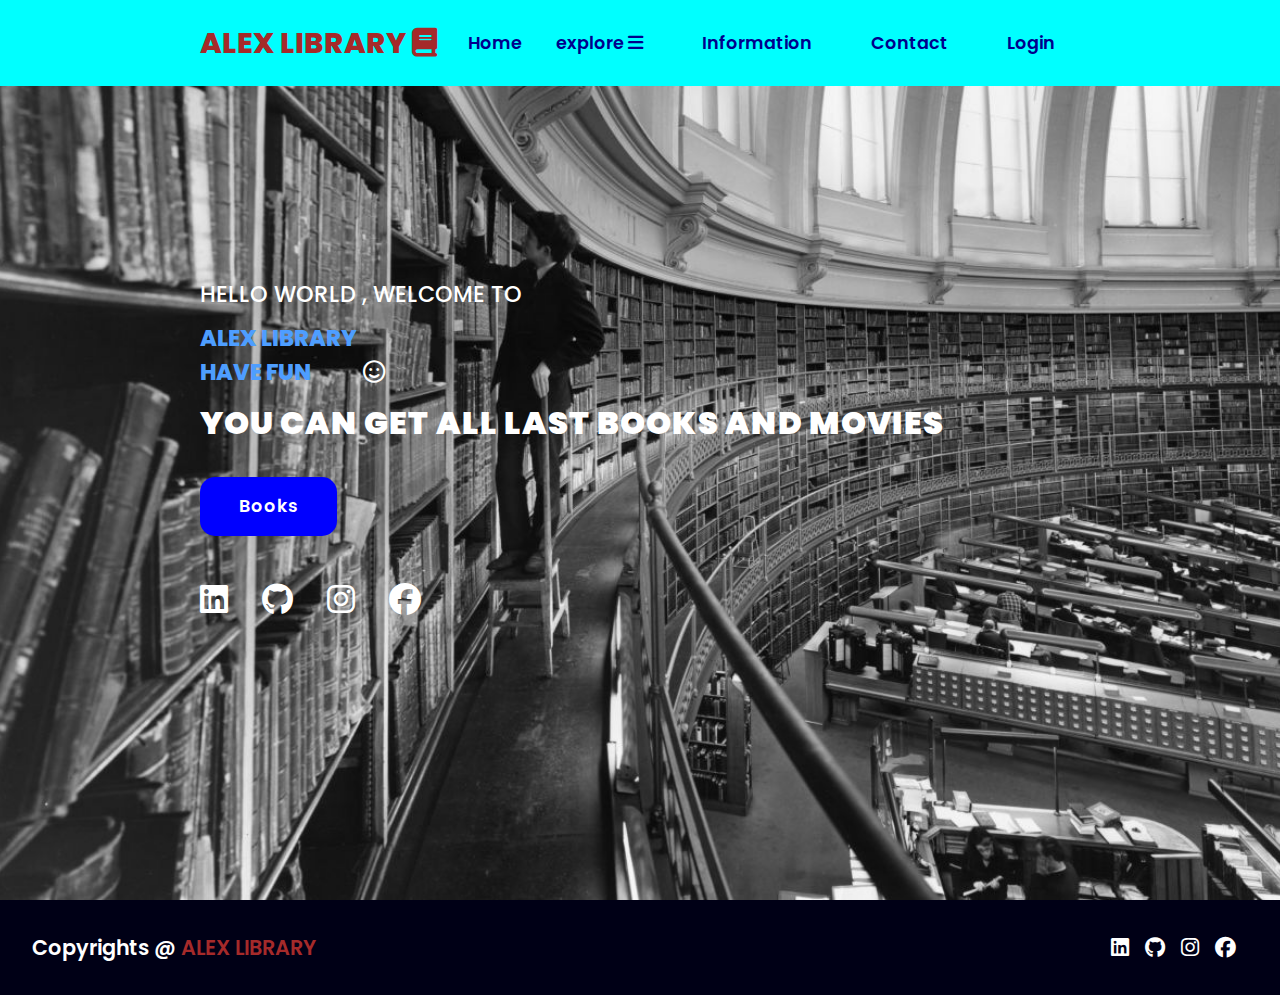
<file: index.html>
<!DOCTYPE html>
<html lang="en">
<head>
    <meta charset="UTF-8">
    <meta name="viewport" content="width=device-width, initial-scale=1.0">
    <link rel="stylesheet" href="https://cdnjs.cloudflare.com/ajax/libs/font-awesome/6.4.2/css/all.min.css">
    <link rel="stylesheet" href="styles.css">
  
    <title>Library System</title>

</head>
<body>
    
    <header id="vvv" >
        <a href="index.html" class="logo">ALEX LIBRARY <i class="fa-solid fa-book"></i></a>
        <nav class="navigation">
    <ul>
        <a href="index.html">Home </a>
       
        <li>
            <a href="#">explore <i class="fa-solid fa-bars"></i></a>
            <ul class="dropdown">
                <li><a href="books.html">Books</a></li>
                <li><a href="movies.html">Movies</a></li>
                <li><a href="forKids.html">forKids</a></li>
            </ul>
        </li>
    
           
            
        
        <li><a href="information.html">Information</a></li>
        <li><a href="contact.html">Contact</a></li>
        <li><a href="login.html">Login</a></li>
        
    </ul>
            
        </nav>
    </header>


    <section class="main">
        <div>
            <h2>HELLO WORLD , WELCOME TO <br><span> ALEX LIBRARY <br> HAVE FUN </span> <i class="fa-regular fa-face-smile"></i></h2>
            <h3>YOU CAN GET ALL LAST BOOKS AND MOVIES</h3>
            <a href="books.html" class="main-btn" id="belal"> Movies</a>
            <script src="script.js" ></script>
            <div class="icons">
                <a href="https://www.linkedin.com/in/belal-amer-334b30274/"><i class="fa-brands fa-linkedin"></i></a>
                <a href="https://github.com/BelalMohamed2001"><i class="fa-brands fa-github"></i></a>
                <a href="https://www.instagram.com/belalmahmood7/"><i class="fa-brands fa-instagram"></i></a>
                <a href="https://www.facebook.com/belal.almagec/"><i class="fa-brands fa-facebook"></i></a>
            </div>
        </div>
    </section>


    <footer class="footer" id="mn" style="background-color: aqua;">
        <script src="script.js" ></script>
        <p  class="footertitle">Copyrights @ <span id="belal1">  ALEX </span></p>
        <script src="script.js" ></script>
        <div class="icons">
            <a href="https://www.linkedin.com/in/belal-amer-334b30274/"><i class="fa-brands fa-linkedin"></i></a>
            <a href="https://github.com/BelalMohamed2001"><i class="fa-brands fa-github"></i></a>
            <a href="https://www.instagram.com/belalmahmood7/"><i class="fa-brands fa-instagram"></i></a>
            <a href="https://www.facebook.com/belal.almagec/"><i class="fa-brands fa-facebook"></i></a>
        </div>
    </footer>


</body>
</html>
</file>
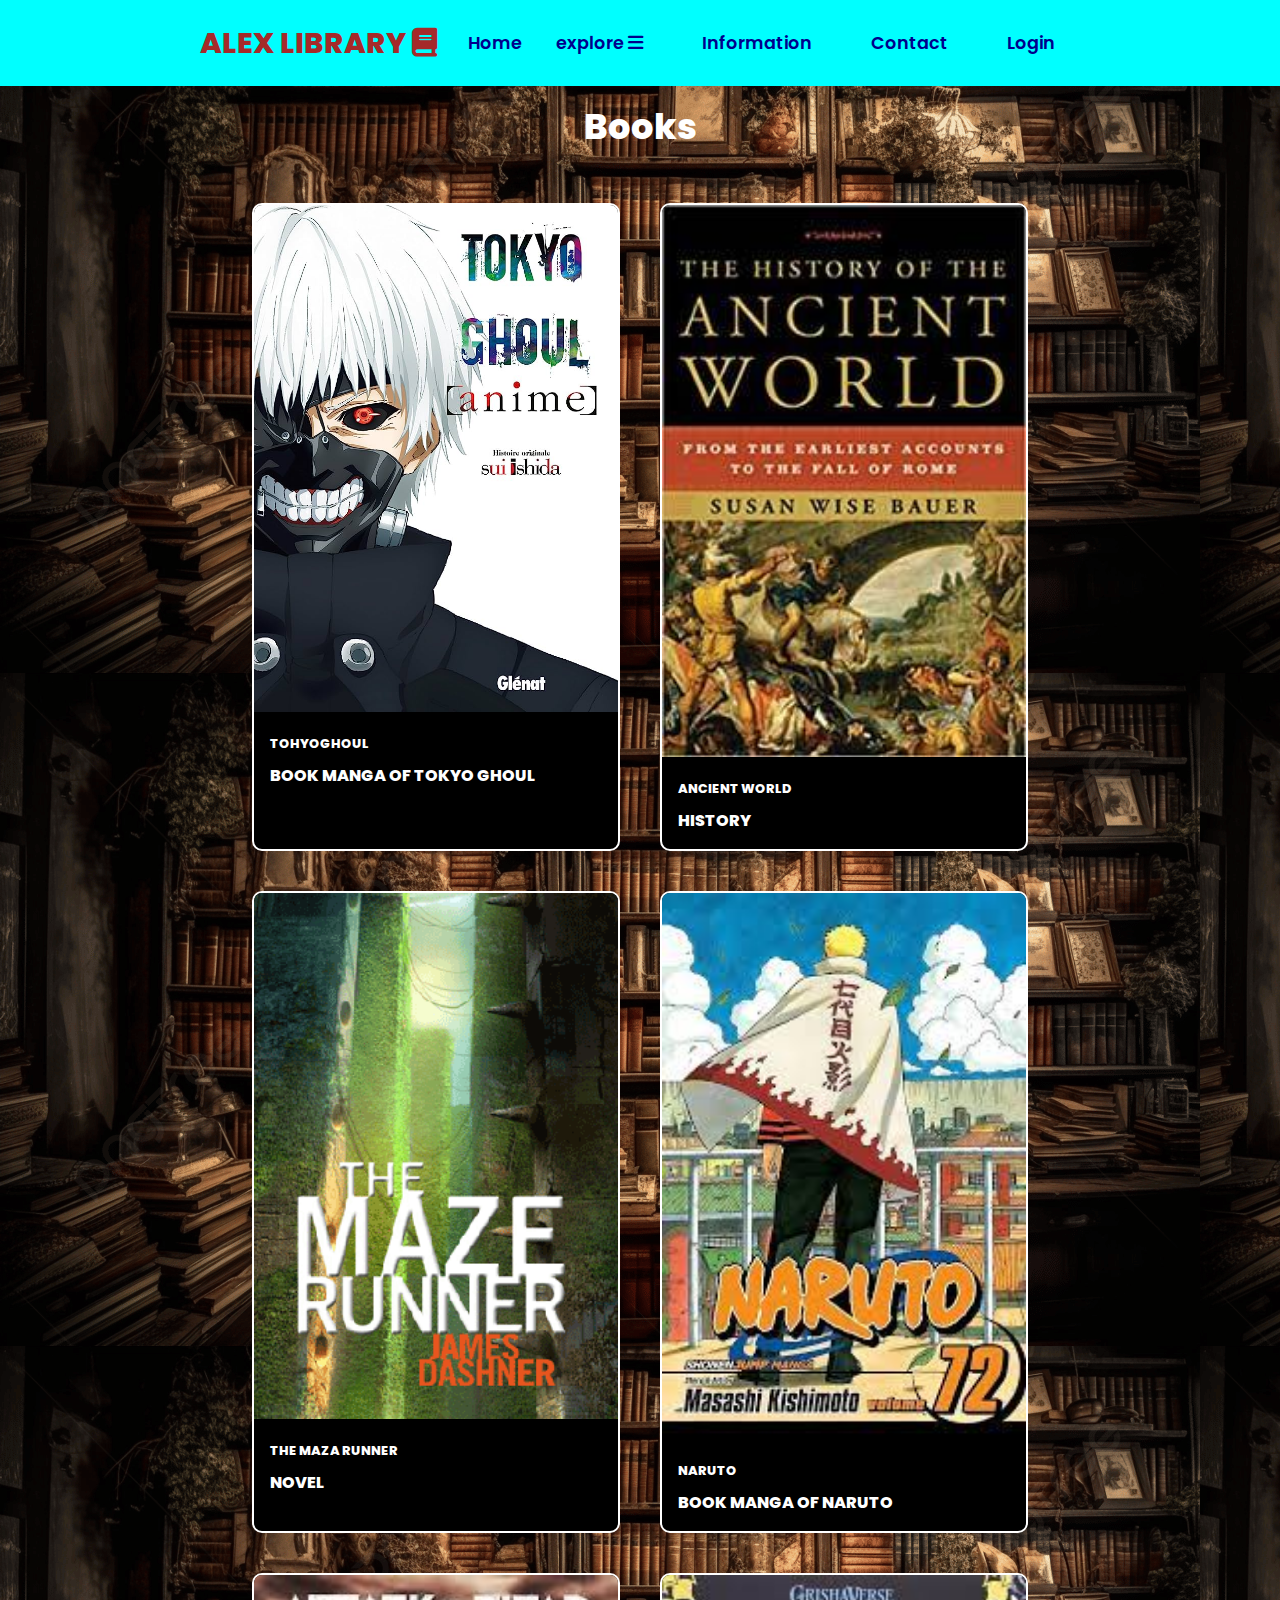
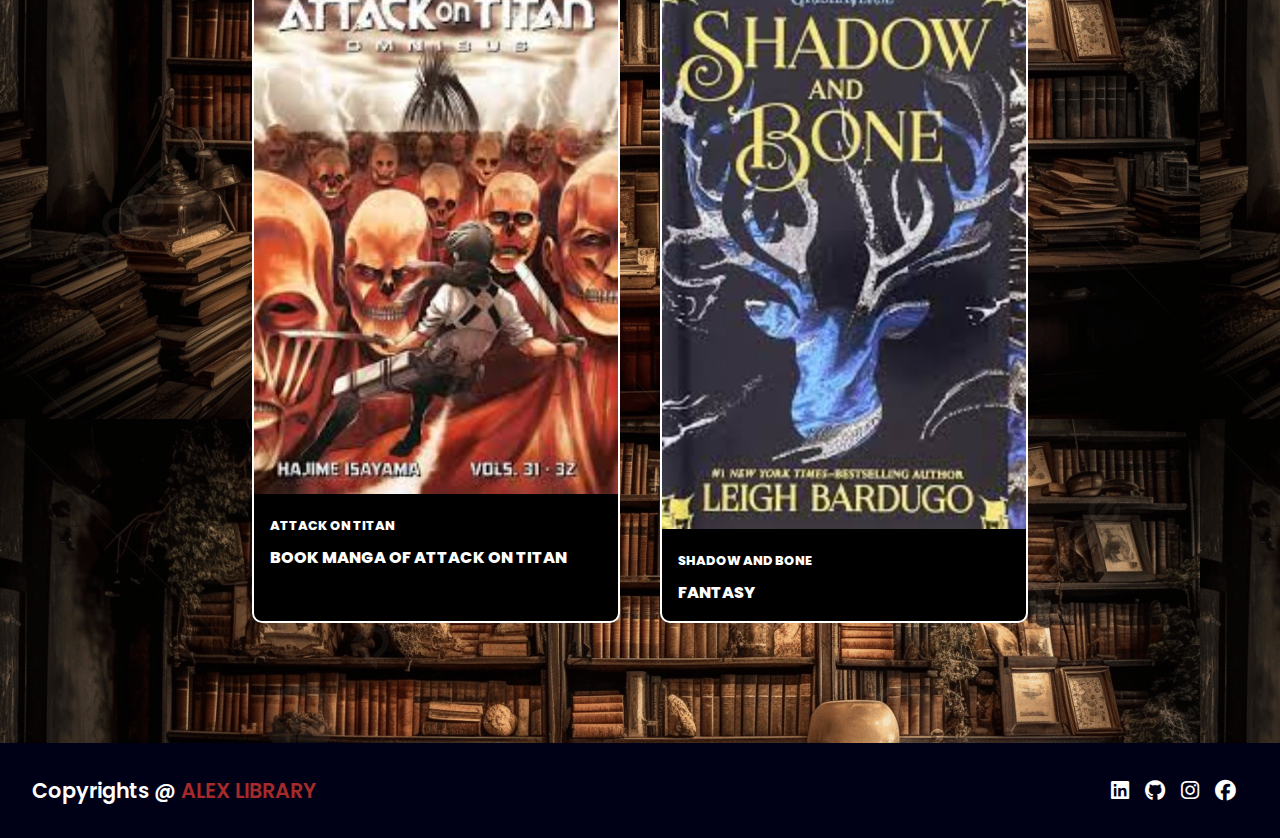
<file: books.html>
<!DOCTYPE html>
<html lang="en">
<head>
    <meta charset="UTF-8">
    <meta name="viewport" content="width=device-width, initial-scale=1.0">
    <link rel="stylesheet" href="https://cdnjs.cloudflare.com/ajax/libs/font-awesome/6.4.2/css/all.min.css">
    <link rel="stylesheet" href="styles.css">
      <script src="script.js" ></script>
    <title>Library System</title>

</head>
<body>
    
    <header>
        <a href="index.html" class="logo">ALEX LIBRARY <i class="fa-solid fa-book"></i></a>
        <nav class="navigation">
    <ul>
        <a href="index.html">Home </a>
       
        <li>
            <a href="#">explore <i class="fa-solid fa-bars"></i></a>
            <ul class="dropdown">
                <li><a href="books.html">Books</a></li>
                <li><a href="movies.html">Movies</a></li>
                <li><a href="forKids.html">forKids</a></li>
            </ul>
        </li>
    
           
            
        
        <li><a href="information.html">Information</a></li>
        <li><a href="contact.html">Contact</a></li>
        <li><a href="login.html">Login</a></li>
        
    </ul>
            
        </nav>
    </header>


    <section class="projects" id="projects">
        <h2 class="name">Books</h2>
        <div class="contant"><div class="projectcard">
            <div class="projectimage">
                <img id="myImage" src="images/71aIUtWoqHL._AC_UF1000,1000_QL80_.jpg" alt="Book Cover"> <!--javascript will change-->
            </div>
            
            <div class="projectinfo">
                <p class="category">TOHYOGHOUL </p>
                <strong class="titleproject">
                    <span>BOOK MANGA OF TOKYO GHOUL</span>
                    
                </strong>
            </div>
        </div>



            <div class="projectcard">
                <div class="projectimage">
                    <img src="images/download33"/>
                </div>
                <div class="projectinfo">
                    <p class="category">ANCIENT WORLD</p>
                    <strong class="titleproject">
                        <span>HISTORY</span>
                        
                    </strong>
                </div>
            </div>


            <div class="projectcard">
                <div class="projectimage">
                    <img src="images/The_Maze_Runner_cover.png"/>
                </div>
                <div class="projectinfo">
                    <p class="category">THE MAZA RUNNER</p>
                    <strong class="titleproject">
                        <span>NOVEL</span>
                        
                    </strong>
                </div>
            </div>




            <div class="projectcard">
                <div class="projectimage">
                    <img src="images/download (1).jpeg"/>
                </div>
                <div class="projectinfo">
                    <p class="category">NARUTO</p>
                    <strong class="titleproject">
                        <span>BOOK MANGA OF NARUTO</span>
                        
                    </strong>
                </div>
            </div>




            <div class="projectcard">
                <div class="projectimage">
                    <img src="images/images.jpeg"/>
                </div>
                <div class="projectinfo">
                    <p class="category">ATTACK ON TITAN</p>
                    <strong class="titleproject">
                        <span>BOOK MANGA OF ATTACK ON TITAN</span>
                        
                    </strong>
                </div>
            </div>



            <div class="projectcard">
                <div class="projectimage">
                    <img src="images/download (2).jpeg"/>
                </div>
                <div class="projectinfo">
                    <p class="category">SHADOW AND BONE</p>
                    <strong class="titleproject">
                        <span>FANTASY</span>
                        
                    </strong>
                </div>
            </div>



            
        </div>
</section>




    <footer class="footer">
        <p class="footertitle">Copyrights @ <span>  ALEX LIBRARY</span></p>
        <div class="icons">
            <a href="https://www.linkedin.com/in/belal-amer-334b30274/"><i class="fa-brands fa-linkedin"></i></a>
            <a href="https://github.com/BelalMohamed2001"><i class="fa-brands fa-github"></i></a>
            <a href="https://www.instagram.com/belalmahmood7/"><i class="fa-brands fa-instagram"></i></a>
            <a href="https://www.facebook.com/belal.almagec/"><i class="fa-brands fa-facebook"></i></a>
        </div>
    </footer>
</body>
</html>
</file>
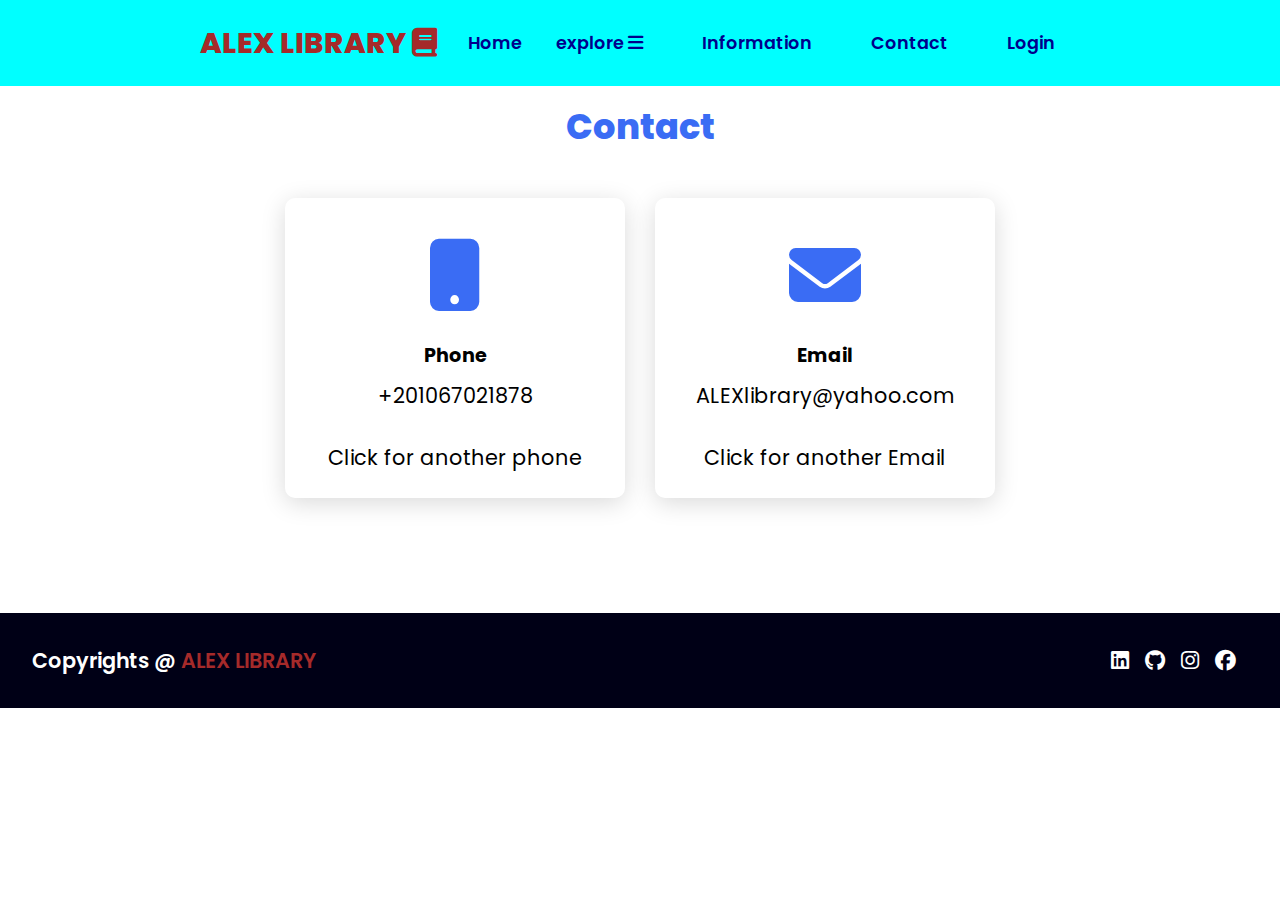
<file: contact.html>
<!DOCTYPE html>
<html lang="en">
<head>
    <meta charset="UTF-8">
    <meta name="viewport" content="width=device-width, initial-scale=1.0">
    <link rel="stylesheet" href="https://cdnjs.cloudflare.com/ajax/libs/font-awesome/6.4.2/css/all.min.css">
    <link rel="stylesheet" href="styles.css">
    <script src="script.js" ></script>
    <title>Library System</title>

</head>
<body>
    
    <header>
        <a href="index.html" class="logo">ALEX LIBRARY <i class="fa-solid fa-book"></i></a>
        <nav class="navigation">
    <ul>
        <a href="index.html">Home </a>
       
        <li>
            <a href="#">explore <i class="fa-solid fa-bars"></i></a>
            <ul class="dropdown">
                <li><a href="books.html">Books</a></li>
                <li><a href="movies.html">Movies</a></li>
                <li><a href="forKids.html">forKids</a></li>
            </ul>
        </li>
    
           
            
        
        <li><a href="information.html">Information</a></li>
        <li><a href="contact.html">Contact</a></li>
        <li><a href="login.html">Login</a></li>
        
    </ul>
            
        </nav>
    </header>

    <section class="cardcontact" id="contact">
    <h2 class="information">Contact</h2>
        <div class="contant">
            <div class="card">
                <div class="icon">
                    <i class="fa-solid fa-mobile-button"></i>
                </div>
                <div class="info">
                    <h3>Phone</h3>
                    <p onclick="phone()" id="phone">+201067021878 <br> <br>Click for another phone</p>
                </div>
                
               
            </div>


            <div class="card">
                <div class="icon">
                    <i class="fa-solid fa-envelope"></i>
                </div>
                <div class="info">
                    <h3>Email</h3>
                    <p onclick="email()" id="email">ALEXlibrary@yahoo.com<br><br>Click for another Email</p>

                </div>
            </div>
</section>






    <footer class="footer">
        <p class="footertitle">Copyrights @ <span>  ALEX LIBRARY</span></p>
        <div class="icons">
            <a href="https://www.linkedin.com/in/belal-amer-334b30274/"><i class="fa-brands fa-linkedin"></i></a>
            <a href="https://github.com/BelalMohamed2001"><i class="fa-brands fa-github"></i></a>
            <a href="https://www.instagram.com/belalmahmood7/"><i class="fa-brands fa-instagram"></i></a>
            <a href="https://www.facebook.com/belal.almagec/"><i class="fa-brands fa-facebook"></i></a>
        </div>
    </footer>
</body>
</html>
</file>
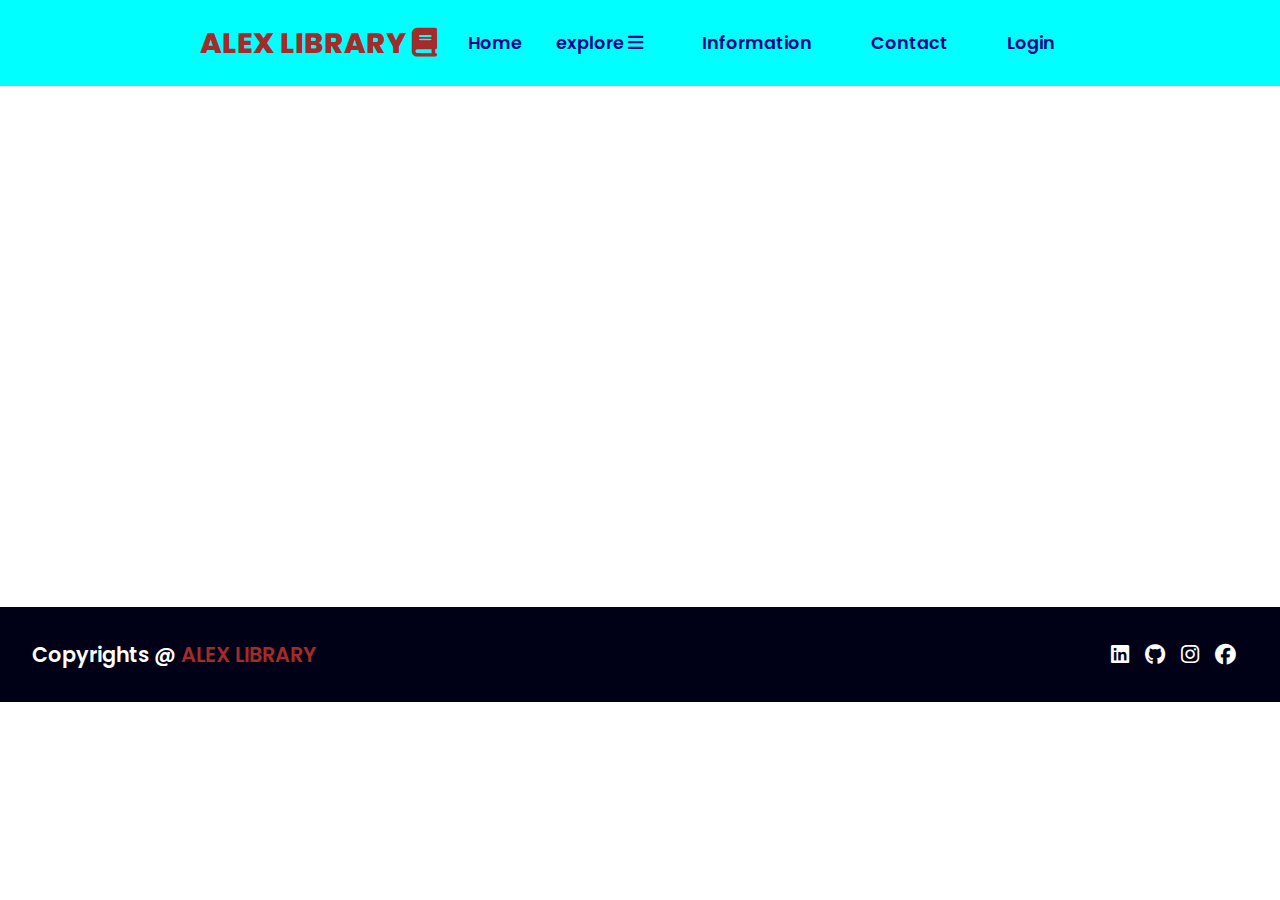
<file: forKids.html>
<!DOCTYPE html>
<html lang="en">
<head>
    <meta charset="UTF-8">
    <meta name="viewport" content="width=device-width, initial-scale=1.0">
    <link rel="stylesheet" href="https://cdnjs.cloudflare.com/ajax/libs/font-awesome/6.4.2/css/all.min.css">
    <link rel="stylesheet" href="styles.css">
      <script src="script.js" ></script>
    <title>Library System</title>

</head>
<body>
    
    <header>
        <a href="index.html" class="logo">ALEX LIBRARY <i class="fa-solid fa-book"></i></a>
        <nav class="navigation">
    <ul>
        <a href="index.html">Home </a>
       
        <li>
            <a href="#">explore <i class="fa-solid fa-bars"></i></a>
            <ul class="dropdown">
                <li><a href="books.html">Books</a></li>
                <li><a href="movies.html">Movies</a></li>
                <li><a href="forKids.html">forKids</a></li>
            </ul>
        </li>
    
           
            
        
        <li><a href="information.html">Information</a></li>
        <li><a href="contact.html">Contact</a></li>
        <li><a href="login.html">Login</a></li>
        
    </ul>
            
        </nav>
    </header>
    <section >
        

        <div style="max-width: 800px; margin: auto;">
            <iframe width="100%" height="400" src="https://www.youtube.com/embed/SwPNhB57iQ4" frameborder="0" allowfullscreen></iframe>
        </div>
        




    </section>





    <footer class="footer">
        <p class="footertitle">Copyrights @ <span>  ALEX LIBRARY</span></p>
        <div class="icons">
            <a href="https://www.linkedin.com/in/belal-amer-334b30274/"><i class="fa-brands fa-linkedin"></i></a>
            <a href="https://github.com/BelalMohamed2001"><i class="fa-brands fa-github"></i></a>
            <a href="https://www.instagram.com/belalmahmood7/"><i class="fa-brands fa-instagram"></i></a>
            <a href="https://www.facebook.com/belal.almagec/"><i class="fa-brands fa-facebook"></i></a>
        </div>
    </footer>
</body>
</html>
</file>
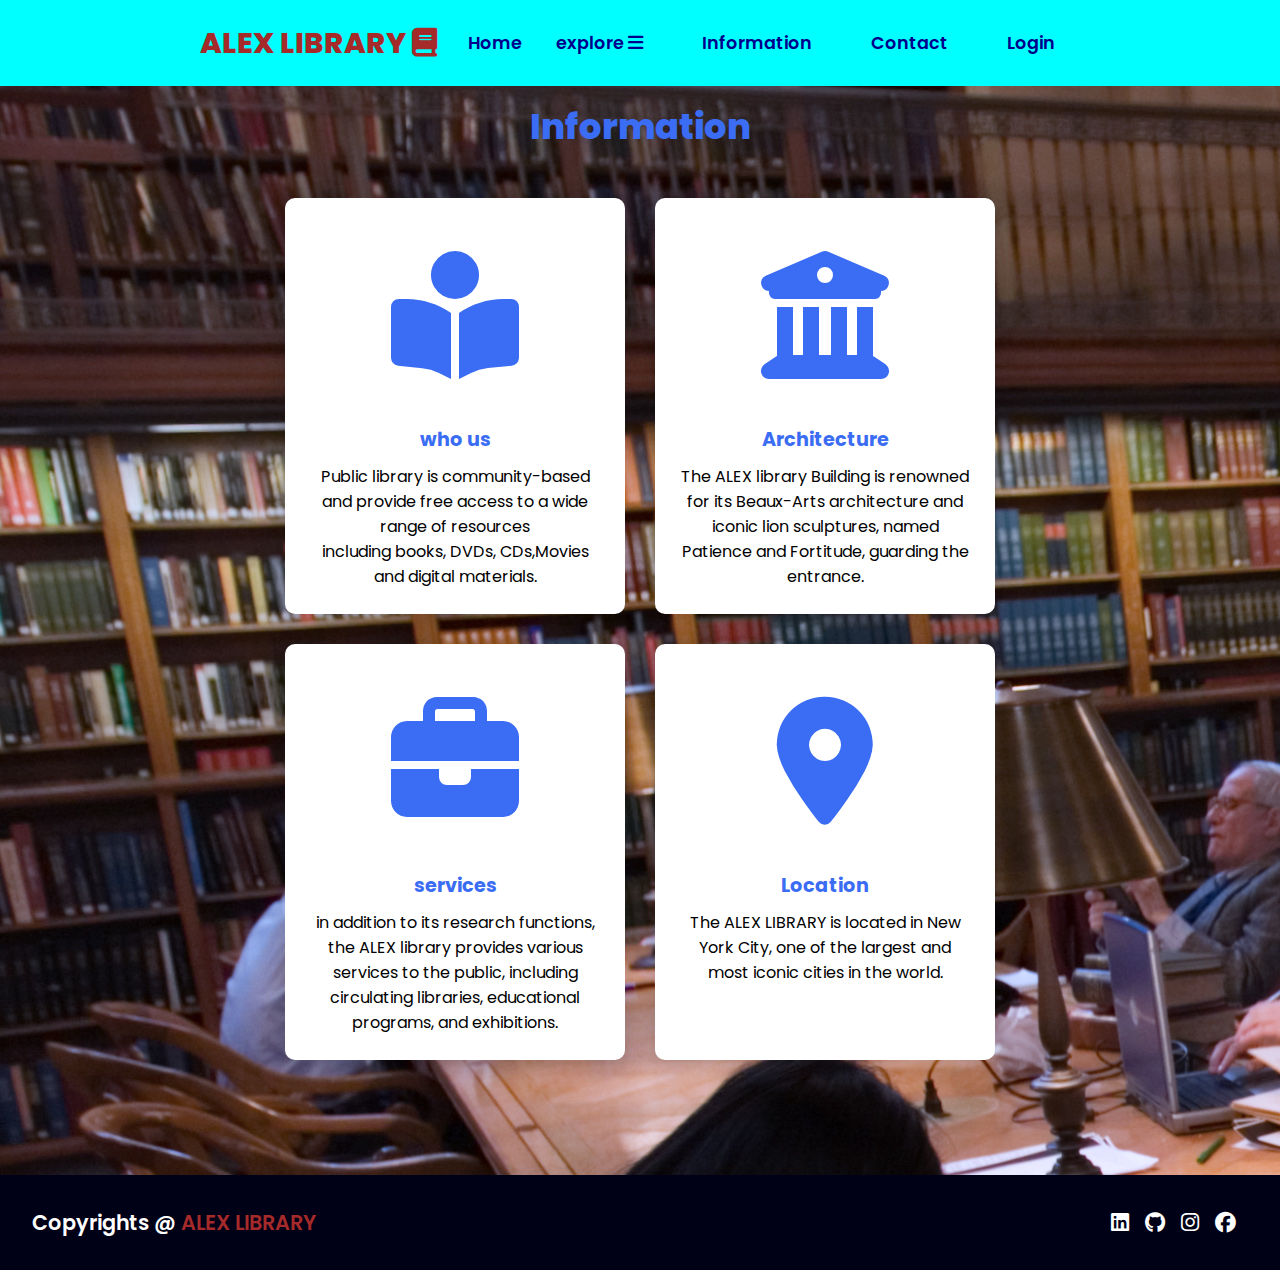
<file: information.html>
<!DOCTYPE html>
<html lang="en">
<head>
    <meta charset="UTF-8">
    <meta name="viewport" content="width=device-width, initial-scale=1.0">
    <link rel="stylesheet" href="https://cdnjs.cloudflare.com/ajax/libs/font-awesome/6.4.2/css/all.min.css">
    <link rel="stylesheet" href="styles.css">
    <script src="script.js" ></script>
    <title>LIBRARYSYSTEM</title>
</head>
<body>

    <header>
        <a href="index.html" class="logo">ALEX LIBRARY <i class="fa-solid fa-book"></i></a>
        <nav class="navigation">
    <ul>
        <a href="index.html">Home </a>
       
        <li>
            <a href="#">explore <i class="fa-solid fa-bars"></i></a>
            <ul class="dropdown">
                <li><a href="books.html">Books</a></li>
                <li><a href="movies.html">Movies</a></li>
                <li><a href="forKids.html">forKids</a></li>
            </ul>
        </li>
    
           
            
        
        <li><a href="information.html">Information</a></li>
        <li><a href="contact.html">Contact</a></li>
        <li><a href="login.html">Login</a></li>
        
    </ul>
            
        </nav>
    </header>
    
<section class="cards" id="services">
    <h2 class="information">Information</h2>
        <div class="contant">
            <div class="card">
                <div class="icon">
                    <i class="fa-solid fa-book-open-reader"></i>
                </div>
                <div class="info">
                    <h3>who us</h3>
                    <p> Public library is community-based and provide free access to a wide range of resources
                       <br> including books, DVDs, CDs,Movies and digital materials. </p>

                </div>
            </div>


            <div class="card">
                <div class="icon">
                    <i class="fa-solid fa-building-columns"></i>
                </div>
                <div class="info">
                    <h3>Architecture </h3>
                    <p>  The ALEX library Building is renowned for its Beaux-Arts architecture and iconic lion sculptures, named Patience and Fortitude, guarding the entrance.</p>

                </div>
            </div>


            <div class="card">
                <div class="icon">
                    <i class="fa-solid fa-briefcase"></i>
                </div>
                <div class="info">
                    <h3>services</h3>
                    <p> in addition to its research functions, the ALEX library provides various services to the public, including circulating libraries, educational programs, and exhibitions. </p>

                </div>
            </div>



            <div class="card">
                <div class="icon">
                    <i class="fa-solid fa-location-dot"></i>
                </div>
                <div class="info">
                    <h3>Location</h3>
                    <p> The ALEX LIBRARY is located in New York City,
                        one of the largest and most iconic cities in the world.

                </div>
            </div>

        </div>
</section>

<footer class="footer">
    <p class="footertitle">Copyrights @ <span>  ALEX LIBRARY</span></p>
    <div class="icons">
        <a href="https://www.linkedin.com/in/belal-amer-334b30274/"><i class="fa-brands fa-linkedin"></i></a>
        <a href="https://github.com/BelalMohamed2001"><i class="fa-brands fa-github"></i></a>
        <a href="https://www.instagram.com/belalmahmood7/"><i class="fa-brands fa-instagram"></i></a>
        <a href="https://www.facebook.com/belal.almagec/"><i class="fa-brands fa-facebook"></i></a>
    </div>
</footer>
    
</body>
</html>
</file>
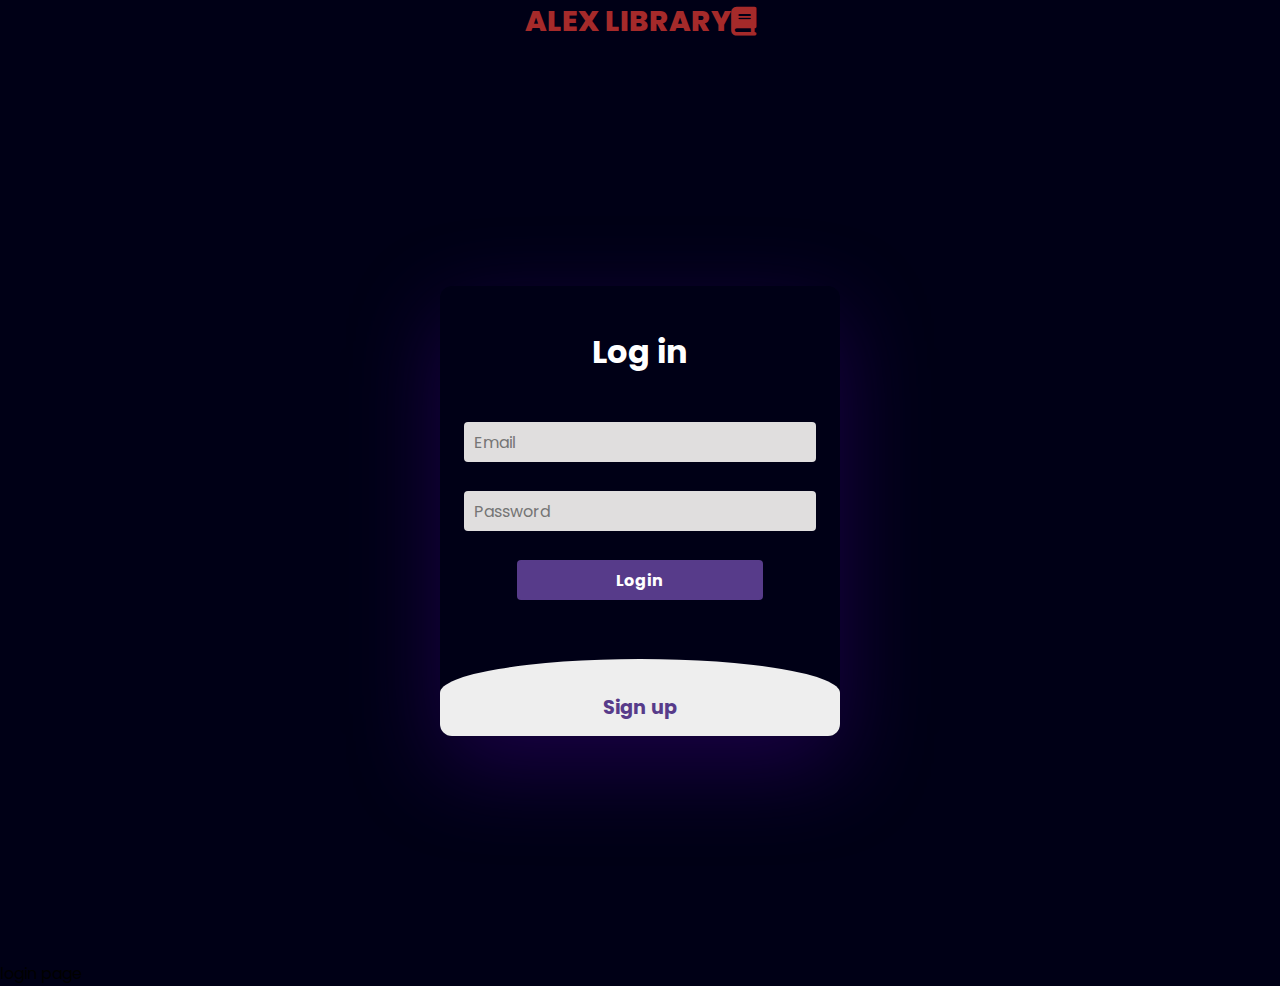
<file: login.html>
<!DOCTYPE html>
<html lang="en">
<head>
    <meta charset="UTF-8">
    <meta name="viewport" content="width=device-width, initial-scale=1.0">
    <link rel="stylesheet" href="https://cdnjs.cloudflare.com/ajax/libs/font-awesome/6.4.2/css/all.min.css">
    <link rel="stylesheet" href="styles.css">
    <script src="script.js" ></script>
    <title>Library System</title>
</head>
<body class="kids" >


    
    <h1 id="zzz" class="rrr">ALEX LIBRARY   <i class="fa-solid fa-book"></i>   </h1><br>
    
    

    
    
    <div class="container">
    
        <div class="mmm">  	
            <input type="checkbox" id="chk" aria-hidden="true">
    
            <div class="login">
                <form class="form" method="post" action="index.html">
                    <label for="chk" aria-hidden="true">Log in</label>
                    <input class="input" type="email" name="email" placeholder="Email" required>
                    <input class="input" type="password" name="pswd" placeholder="Password" required>
                    <button   onclick="askForInput()">Login</button>
                </form>
            </div>
    
            <div class="register">
                <form class="form" id="signupForm" action="">
                    <label for="chk" aria-hidden="true">Sign up</label>
                    <input class="input" type="text" name="txt" placeholder="Username" required>
                    <input class="input" type="email" name="email" placeholder="Email" required>
                    <input class="input" type="password" name="pswd" placeholder="Password" required>
                   
                    <button onclick="askForConfirmation()">Sign up</button>
                </form>
                
            </div>
        </div>
        
    </div>

    <div id="eee">
        login page
    </div>
    

</body>
</html>
</file>
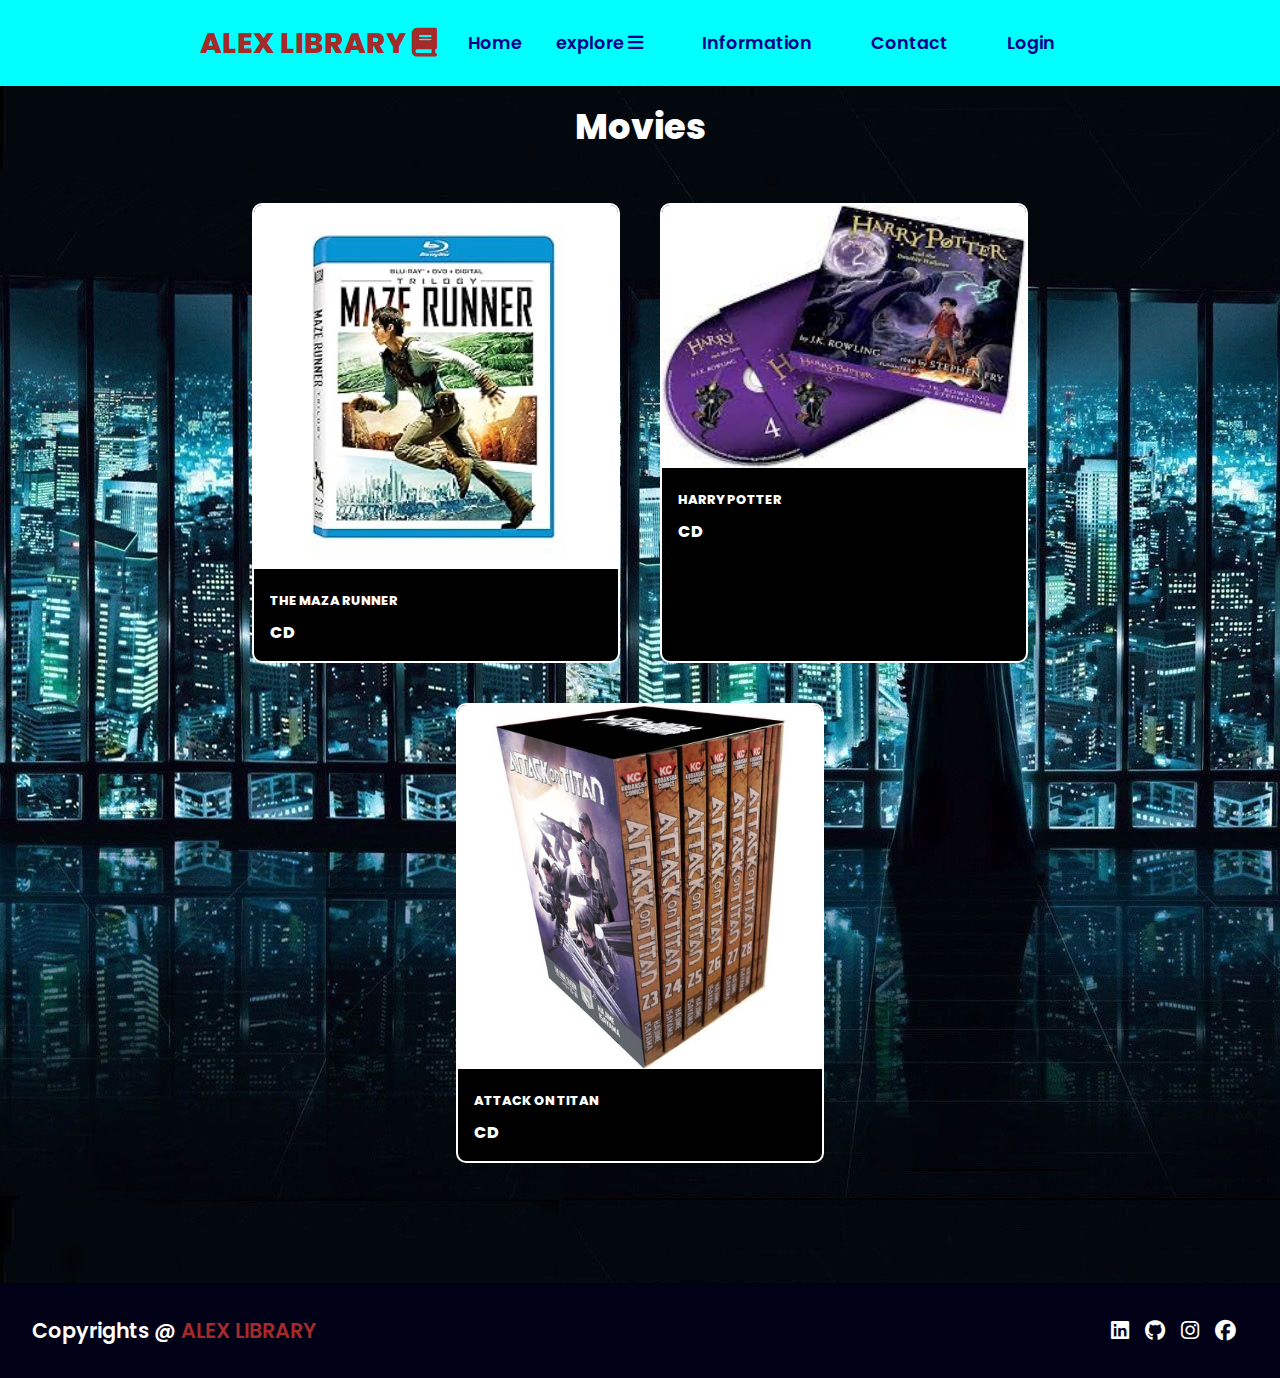
<file: movies.html>
<!DOCTYPE html>
<html lang="en">
<head>
    <meta charset="UTF-8">
    <meta name="viewport" content="width=device-width, initial-scale=1.0">
    <link rel="stylesheet" href="https://cdnjs.cloudflare.com/ajax/libs/font-awesome/6.4.2/css/all.min.css">
    <link rel="stylesheet" href="styles.css">
    <script src="script.js" ></script>
    <title>Library System</title>

</head>
<body>
    
    <header>
        <a href="index.html" class="logo">ALEX LIBRARY <i class="fa-solid fa-book"></i></a>
        <nav class="navigation">
    <ul>

        <a href="index.html">Home </a>
       
        <li>
            <a href="#">explore <i class="fa-solid fa-bars"></i></a>
            <ul class="dropdown">
                <li><a href="books.html">Books</a></li>
                <li><a href="movies.html">Movies</a></li>
                <li><a href="forKids.html">forKids</a></li>
            </ul>
        </li>
    
           
            
        
        <li><a href="information.html">Information</a></li>
        <li><a href="contact.html">Contact</a></li>
        <li><a href="login.html">Login</a></li>
        
    </ul>
            
        </nav>
    </header>

    <section class="Movies" id="projects">
        <h2 class="name">Movies</h2>
            <div class="contant"><div class="projectcard">
                <div class="projectimage">
                    <img src="images/4dc8e65d-a880-46d9-95bb-6f1d61b89719.__CR4,0,1500,1500_PT0_SX300_V1___.jpg"/>
                </div>
                <div class="projectinfo">
                    <p class="category">THE MAZA RUNNER </p>
                    <strong class="titleproject">
                        <span>CD</span>
                        
                    </strong>
                </div>
            </div>
    
    
    
                <div class="projectcard">
                    <div class="projectimage">
                        <img src="images/344.jpeg"/>
                    </div>
                    <div class="projectinfo">
                        <p class="category">HARRY POTTER</p>
                        <strong class="titleproject">
                            <span>CD</span>
                            
                        </strong>
                    </div>
                </div>
    
    
                <div class="projectcard">
                    <div class="projectimage">
                        <img src="images/GUEST_aa9ad4ea-7d29-4a2b-bd8a-42ee9e5535e3.jpeg"/>
                    </div>
                    <div class="projectinfo">
                        <p class="category">ATTACK ON TITAN</p>
                        <strong class="titleproject">
                            <span>CD</span>
                            
                        </strong>
                    </div>
                </div>
                
            </section>
    




    <footer class="footer">
        <p class="footertitle">Copyrights @ <span>  ALEX LIBRARY</span></p>
        <div class="icons">
            <a href="https://www.linkedin.com/in/belal-amer-334b30274/"><i class="fa-brands fa-linkedin"></i></a>
            <a href="https://github.com/BelalMohamed2001"><i class="fa-brands fa-github"></i></a>
            <a href="https://www.instagram.com/belalmahmood7/"><i class="fa-brands fa-instagram"></i></a>
            <a href="https://www.facebook.com/belal.almagec/"><i class="fa-brands fa-facebook"></i></a>
        </div>
    </footer>
</body>
</html>
</file>
<file: styles.css>
@import url('https://fonts.googleapis.com/css2?family=Poppins:ital,wght@0,100;0,200;0,300;0,400;0,500;0,600;0,700;0,800;0,900;1,100;1,200;1,300;1,400;1,500;1,600;1,700;1,800;1,900&display=swap');
*{
    font-family: 'Poppins', sans-serif;
    margin:0;
    padding:0;
    box-sizing: border-box;
    scroll-behavior: smooth;
 }

 header{
    background-color: aqua;
    width: 100%;
    position: fixed;
    z-index: 999;
    display: flex;
    justify-content: space-between;
    align-items: center;
    padding: 10px 200px;
 }

 .rrr{
    text-decoration: none;
    color:brown;
    display: flex;
    justify-content: center;
    font-weight: 800;
    font-size:1.8em;
    align-items: center;
    
 }
 
 

.logo{
    text-decoration: none;
    color:brown;
    text-transform: uppercase;
    font-weight: 800;
    font-size:1.8em;

}

.navigation a{
    text-decoration: none;
    color:darkblue;
    font-size: 1.1em;
    font-weight: 600;
    padding-left: 30px;

}
.navigation a:hover{
    color: brown;
}
ul li{
    display: inline-block;
    position: relative;
}
ul{
    list-style: none;
}
ul li a{
    display: block;
    padding: 20px 25px;
    text-decoration: none;
    text-align: center;
    font-size: 1.1em;
}

ul li ul.dropdown li{
    display: block;
}

ul li ul.dropdown{
    width: 100%;
    position: absolute;
    z-index: 999;
    display: none;

}

ul li:hover ul.dropdown{
    display: block;
}

.dropdown{
    color: aqua;
}
.dropdown a:hover{
    background-color:cornsilk;
}

body {
    font-family: Verdana, Geneva, Tahoma, sans-serif;
    
}

.container {
    width: 100%;
    height: 100vh;
    display: flex;
    align-items: center;
    justify-content: center;
    
    
}

.mmm {
    position: relative;
    display: flex;
    flex-direction: column;
    
    max-height: 450px;
    width: 400px;
    overflow: hidden;
    border-radius: 12px;
    box-shadow: rgba(59, 0, 130, 0.442) 0px 30px 90px;
}

.form {
    display: flex;
    flex-direction: column;
    gap: 14px;
    padding: 24px;
}



#chk {
    display: none;
}



.login {
    position: relative;
    width: 100%;
    height: 100%;
}

.login label {
    margin: 5% 0 5%;
}

label {
    color: #fff;
    font-size: 2rem;
    justify-content: center;
    display: flex;
    font-weight: bold;
    cursor: pointer;
    transition: .5s ease-in-out;
}

.input {
    width: 100%;
    height: 40px;
    font-size: 1rem;
    background: #e0dede;
    padding: 10px;
    margin-top: 15px;
    border: none;
    outline: none;
    border-radius: 4px;
}



.register {
    background: #eee;
    border-radius: 60% / 10%;
    transition: .8s ease-in-out;
}

.register label {
    color: #573b8a;
    transform: scale(.6);
}

#chk:checked ~ .register {
    transform: translateY(-68%);
}

#chk:checked ~ .register label {
    transform: scale(1);
    margin-bottom: .5rem;
}

#chk:checked ~ .login label {
    transform: scale(.6);
}   



.form button {
    width: 70%;
    height: 40px;
    margin: 15px auto 10%;
    color: #fff;
    background: #573b8a;
    font-size: 1rem;
    font-weight: bold;
    border: none;
    border-radius: 4px;
    cursor: pointer;
    transition: .2s ease-in;
}

.form button:hover {
    background-color: #6d44b8;
}





section{ 
    padding: 100px 200px;
}
.main{
    width: 100%;
    min-height: 100vh;
    display: flex;
    align-items: center;
    background: url(images/gettyimages-3355989.jpg) no-repeat;
    background-position: center;
    background-size: cover;
    background-attachment: fixed;
}
.main h2{
    color: #fff ;
    font-size: 1.4em;
    font-weight: 500;
}
.main span{
    display: inline-block;
    margin-top: 10px;
    color: #4e9eff;
    font-size: 1em;
    font-weight: 800;
}
.main h3{
    color:#fff;
    font-size: 2em;
    font-weight: 900;
    letter-spacing: 1px;
    margin-top: 10px;
    margin-bottom: 30px;
}

.main-btn{
    color:#fff;
    background-color:blue;
    text-decoration: none;
    font-size: 1.1em;
    font-weight: 600;
    display: inline-block;
    padding: 0.9375em 2.1875em;
    letter-spacing: 1px;
    border-radius: 15px;
    margin-bottom: 40px;
    transition: 0.7s ease;
}
.main-btn:hover{
    background-color:aqua ;
    transform:scale(1.1) ;
}

.icons a{
    color: white;
    font-size: 2em;
    padding-right: 30px;
}

.information{
    display: flex;
    justify-content: center;
    color: #3a6cf4;
    font-size: 2.2em;
    font-weight: 800;
    margin-bottom: 30px;
}

.contant{
    display: flex;
    justify-content: center;
    flex-direction: row;
    flex-wrap: wrap;
}
.cards{
    background: url(images/NYC_-_New_York_City_Library_-_1723.jpg);
}
.card{
    background-color:#fff;
    width: 21.25em;
    box-shadow: 0 5px 25px rgba(1, 1, 1, 15%);
    border-radius: 10px;
    padding:25px;
    margin:15px;
    transition: 0.7s ease;

}
.card:hover{
    background-color: aqua;
    transform: scale(1.1);
}
.icon{
    color: #3a6cf4;
    font-size: 8em;
    text-align: center;
}
.info{
    text-align: center;
}
.info h3{
    color: #3a6cf4;
    font-size: 1.2em;
    font-weight: 700;
    margin: 10px;
}

.projects{
    background: url(images/pngtree-an-old-library-or-book-room-with-some-books-and-plants-picture-image_2496727.jpg);
}
.Movies{
    background: url(images/497283.jpg);
}
.projects .contant{
    margin-top: 30px;
}
.projectcard{
    background-color: black;
    border: 2px solid #fff;
    min-height: 14em;
    width: 23em;
    overflow: hidden;
    border-radius: 10px;
    margin: 20px;
    transition: 0.7s ease;
}
.name{
    color: white;
    display: flex;
    justify-content: center;
    
    font-size: 2.2em;
    font-weight: 800;
    margin-bottom: 30px;
}
.projectcard:hover{
    transform: scale(1.1);  
}
.projectcard:hover .projectimage{
    opacity: 0.8;
}
.projectimage img{
    width: 100%;
}
.projectinfo{
    padding: 1em;
    color: white;
}
.category{
    font-size: 0.8em;
    font-weight: 800;
    color: white;
}
.titleproject{
    display: flex;
    justify-content: space-between;
    text-transform: uppercase;
    font-weight: 800;
    margin-top: 10px;
}

.kids{
    background-color: #000016
}



.cardcontact .icon{
    font-size: 4.5em;
}
.cardcontact .info h3{
    color: #000;
}
.cardcontact .info p{
    font-size: 1.3em;
}
.cardcontact .card{
    transition: 0.7s ease;
}
.cardcontact .card:hover{
    background-color: blanchedalmond;
    transform: scale(1.1em);
}


.footer{
    background-color: #000016;
    color: #fff;
    padding: 2em;
    display: flex;
    justify-content: space-between;
    
    
    
}
.footertitle{
    font-size: 1.3em;
    font-weight: 600;
}
.footertitle span{
    color: brown;   
}
.footer .icons a{
    font-size: 1.3em;
    padding: 0 12px 0 0;
}


@media(max-width:1023px){
    header{
    padding: 10px 20px;
}
    section{
        padding: 80px 20px;
    }
    body{
        font-size: 20px;
    }
        
    
}

@media(max-width:641px){
    body{
        font-size: 14px;
    }
    header{
        padding: 10px 10px;
    }
    section{
        padding: 50px 20px;
    }
}

@media(max-width:300px){
    body{
        font-size: 10px;
    }

}

@media(max-width:395px){
    body{
        font-size: 11px;
    }
    header{
        padding: 6px 10px;
    }
    section{
        padding: 47px 17px;
    }
    
}
@media(max-width:280px){
    body{
        font-size: 8px;
    }
    header{
        padding: 3px 7px;
    }
}
</file>
